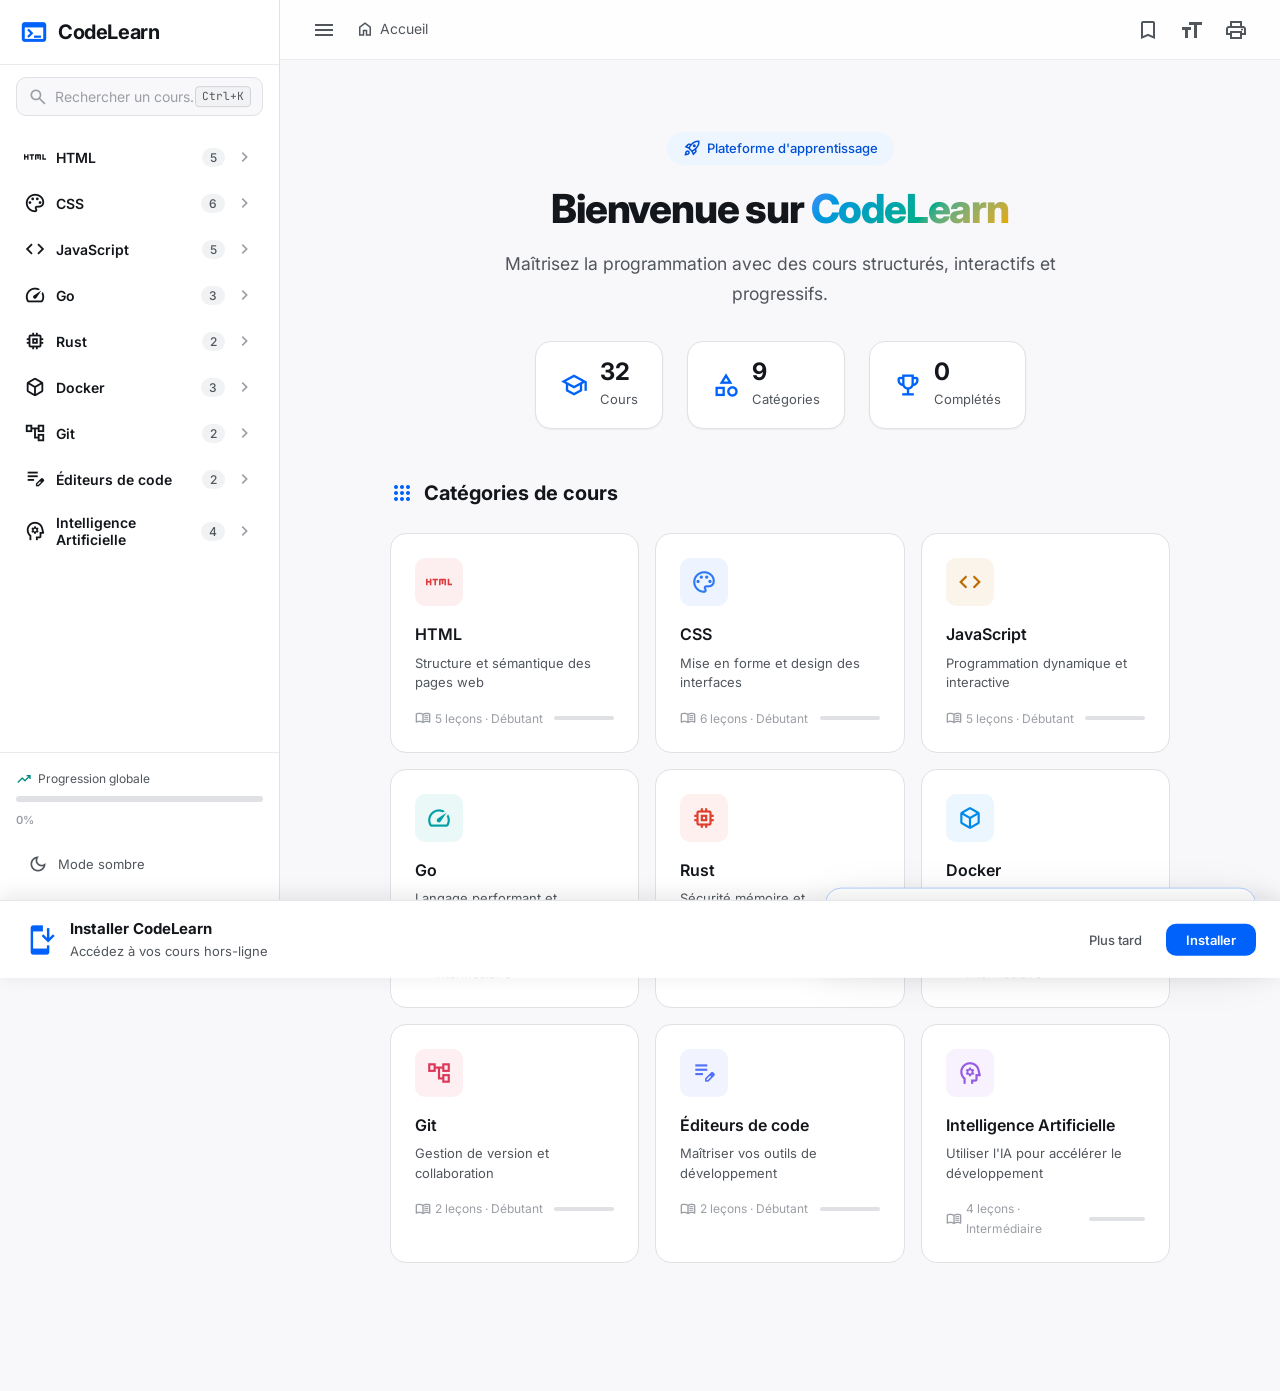
<file: index.html>
<!DOCTYPE html>
<html lang="fr" data-theme="light">
<head>
    <meta charset="UTF-8">
    <meta name="viewport" content="width=device-width, initial-scale=1.0">
    <title>CodeLearn — Apprendre à Coder</title>
    <!-- PWA -->
       <link rel="manifest" href="manifest.json">
       <meta name="theme-color" content="#4a5ced">
       <meta name="apple-mobile-web-app-capable" content="yes">
       <meta name="apple-mobile-web-app-status-bar-style" content="black-translucent">
       <meta name="apple-mobile-web-app-title" content="CodeLearn">
       <link rel="apple-touch-icon" href="assets/icons/icon-192.png">

    <!-- Material Icons -->
    <link rel="stylesheet" href="https://fonts.googleapis.com/css2?family=Material+Symbols+Outlined:opsz,wght,FILL,GRAD@20..48,100..700,0..1,-50..200">
    <!-- Google Fonts -->
    <link rel="stylesheet" href="https://fonts.googleapis.com/css2?family=Inter:wght@300;400;500;600;700&family=JetBrains+Mono:wght@400;500;600&display=swap">

    <!-- CSS -->
    <link rel="stylesheet" href="css/style.css">
    <link rel="stylesheet" href="css/ajout.css">
    <link rel="stylesheet" href="css/sidebar.css">
    <link rel="stylesheet" href="css/content.css">
    <link rel="stylesheet" href="css/code-blocks.css">
    <link rel="stylesheet" href="css/dark-mode.css">
</head>
<body>

    <!-- OVERLAY MOBILE -->
    <div class="sidebar-overlay" id="sidebarOverlay"></div>

    <!-- SIDEBAR -->
    <aside class="sidebar" id="sidebar">
        <div class="sidebar-header">
            <div class="logo">
                <span class="material-symbols-outlined logo-icon">terminal</span>
                <span class="logo-text">CodeLearn</span>
            </div>
            <button class="sidebar-close" id="sidebarClose" aria-label="Fermer le menu">
                <span class="material-symbols-outlined">close</span>
            </button>
        </div>

        <!-- Search -->
        <div class="sidebar-search">
            <span class="material-symbols-outlined search-icon">search</span>
            <input type="text" id="searchInput" placeholder="Rechercher un cours..." autocomplete="off">
            <kbd class="search-shortcut">Ctrl+K</kbd>
        </div>

        <!-- Navigation -->
        <nav class="sidebar-nav" id="sidebarNav">
            <!-- Généré dynamiquement -->
        </nav>

        <!-- Footer Sidebar -->
        <div class="sidebar-footer">
            <div class="progress-global">
                <div class="progress-label">
                    <span class="material-symbols-outlined">trending_up</span>
                    <span>Progression globale</span>
                </div>
                <div class="progress-bar">
                    <div class="progress-fill" id="globalProgress"></div>
                </div>
                <span class="progress-text" id="globalProgressText">0%</span>
            </div>
            <button class="theme-toggle" id="themeToggle" aria-label="Changer le thème">
                <span class="material-symbols-outlined" id="themeIcon">dark_mode</span>
                <span class="theme-label" id="themeLabel">Mode sombre</span>
            </button>
        </div>
    </aside>

    <!-- MAIN CONTENT -->
    <main class="main" id="main">

        <!-- Top Bar -->
        <header class="topbar">
            <div class="topbar-left">
                <button class="hamburger" id="hamburger" aria-label="Ouvrir le menu">
                    <span class="material-symbols-outlined">menu</span>
                </button>
                <nav class="breadcrumb" id="breadcrumb">
                    <span class="material-symbols-outlined">home</span>
                    <span>Accueil</span>
                </nav>
            </div>
            <div class="topbar-right">
                <button class="topbar-btn" id="bookmarkBtn" aria-label="Favoris">
                    <span class="material-symbols-outlined">bookmark</span>
                </button>
                <button class="topbar-btn" id="fontSizeBtn" aria-label="Taille police">
                    <span class="material-symbols-outlined">format_size</span>
                </button>
                <button class="topbar-btn" id="printBtn" aria-label="Imprimer">
                    <span class="material-symbols-outlined">print</span>
                </button>
            </div>
        </header>

        <!-- Content Area -->
        <div class="content-wrapper">
            <article class="content" id="content">
                <!-- HOME PAGE -->
                <div class="home-page" id="homePage">
                    <div class="hero">
                        <div class="hero-badge">
                            <span class="material-symbols-outlined">rocket_launch</span>
                            Plateforme d'apprentissage
                        </div>
                        <h1>Bienvenue sur <span class="gradient-text">CodeLearn</span></h1>
                        <p class="hero-subtitle">
                            Maîtrisez la programmation avec des cours structurés, interactifs et progressifs.
                        </p>
                        <div class="hero-stats">
                            <div class="stat-card">
                                <span class="material-symbols-outlined">school</span>
                                <div>
                                    <strong id="totalCourses">0</strong>
                                    <span>Cours</span>
                                </div>
                            </div>
                            <div class="stat-card">
                                <span class="material-symbols-outlined">category</span>
                                <div>
                                    <strong id="totalCategories">0</strong>
                                    <span>Catégories</span>
                                </div>
                            </div>
                            <div class="stat-card">
                                <span class="material-symbols-outlined">emoji_events</span>
                                <div>
                                    <strong id="completedLessons">0</strong>
                                    <span>Complétés</span>
                                </div>
                            </div>
                        </div>
                    </div>

                    <section class="categories-section">
                        <h2 class="section-title">
                            <span class="material-symbols-outlined">apps</span>
                            Catégories de cours
                        </h2>
                        <div class="categories-grid" id="categoriesGrid"></div>
                    </section>

                    <section class="recent-section" id="recentSection" style="display:none;">
                        <h2 class="section-title">
                            <span class="material-symbols-outlined">history</span>
                            Reprendre où vous étiez
                        </h2>
                        <div class="recent-list" id="recentList"></div>
                    </section>
                </div>

                <!-- Course Content -->
                <div class="course-page" id="coursePage" style="display:none;">
                    <div class="course-header" id="courseHeader"></div>
                    <div class="course-body" id="courseBody"></div>
                    <div class="course-footer" id="courseFooter"></div>
                </div>
            </article>

            <!-- Table of Contents -->
            <aside class="toc" id="toc" style="display:none;">
                <div class="toc-header">
                    <span class="material-symbols-outlined">toc</span>
                    <span>Sur cette page</span>
                </div>
                <nav class="toc-nav" id="tocNav"></nav>
            </aside>
        </div>
    </main>

    <!-- SCROLL TO TOP -->
    <button class="scroll-top" id="scrollTop" aria-label="Retour en haut">
        <span class="material-symbols-outlined">keyboard_arrow_up</span>
    </button>
    
    <!-- READING PROGRESS BAR -->
    <div class="reading-progress-bar" id="readingProgressBar" style="display:none;">
        <div class="reading-progress-fill" id="readingProgressFill"></div>
    </div>

    <!-- SEARCH MODAL -->
    <div class="search-modal" id="searchModal">
        <div class="search-modal-content">
            <div class="search-modal-header">
                <span class="material-symbols-outlined">search</span>
                <input type="text" id="searchModalInput" placeholder="Rechercher dans tous les cours...">
                <kbd>Esc</kbd>
            </div>
            <div class="search-modal-results" id="searchModalResults"></div>
        </div>
    </div>

    <!-- FONT SIZE PANEL -->
    <div class="font-panel" id="fontPanel">
        <span class="font-panel-label">Taille du texte</span>
        <div class="font-panel-controls">
            <button id="fontDecrease">A-</button>
            <span id="fontSizeValue">16px</span>
            <button id="fontIncrease">A+</button>
        </div>
    </div>
    
    
    <!-- PWA: Install Banner + SW Registration + Offline indicator -->
    <div class="pwa-install-banner" id="pwaInstallBanner">
        <div class="pwa-install-content">
            <span class="material-symbols-outlined">install_mobile</span>
            <div class="pwa-install-text">
                <strong>Installer CodeLearn</strong>
                <span>Accédez à vos cours hors-ligne</span>
            </div>
        </div>
        <div class="pwa-install-actions">
            <button class="pwa-dismiss-btn" id="pwaDismiss">Plus tard</button>
            <button class="pwa-install-btn" id="pwaInstall">Installer</button>
        </div>
    </div>

    <!-- Offline indicator -->
    <div class="offline-indicator" id="offlineIndicator">
        <span class="material-symbols-outlined">cloud_off</span>
        <span>Mode hors-ligne</span>
    </div>

    <!-- Update notification -->
    <div class="update-banner" id="updateBanner">
        <span class="material-symbols-outlined">system_update</span>
        <span>Une mise à jour est disponible</span>
        <button class="update-btn" id="updateBtn">Mettre à jour</button>
        <button class="update-dismiss" id="updateDismiss">
            <span class="material-symbols-outlined">close</span>
        </button>
    </div>

    <!-- SINGLE JS FILE — NO MODULES -->
    <script src="js/app.js"></script>
</body>
</html>
</file>
<file: css/style.css>
/* ══════════════════════════════════════
   STYLE.CSS — Variables & Reset & Base
   ══════════════════════════════════════ */

/* ── OKLCH Color System ── */
:root {
    /* Primary: Blue-Indigo */
    --primary-50:  oklch(0.97 0.02 260);
    --primary-100: oklch(0.93 0.04 260);
    --primary-200: oklch(0.85 0.08 260);
    --primary-300: oklch(0.75 0.14 260);
    --primary-400: oklch(0.65 0.19 260);
    --primary-500: oklch(0.55 0.24 260);
    --primary-600: oklch(0.48 0.22 260);
    --primary-700: oklch(0.40 0.19 260);
    --primary-800: oklch(0.33 0.15 260);
    --primary-900: oklch(0.27 0.12 260);

    /* Secondary: Teal-Cyan */
    --secondary-50:  oklch(0.97 0.02 185);
    --secondary-100: oklch(0.92 0.04 185);
    --secondary-200: oklch(0.84 0.09 185);
    --secondary-300: oklch(0.74 0.14 185);
    --secondary-400: oklch(0.64 0.16 185);
    --secondary-500: oklch(0.55 0.15 185);
    --secondary-600: oklch(0.47 0.13 185);
    --secondary-700: oklch(0.40 0.11 185);

    /* Accent: Amber-Orange */
    --accent-50:  oklch(0.97 0.02 85);
    --accent-100: oklch(0.94 0.06 85);
    --accent-200: oklch(0.88 0.12 85);
    --accent-300: oklch(0.82 0.16 85);
    --accent-400: oklch(0.78 0.18 80);
    --accent-500: oklch(0.72 0.18 70);
    --accent-600: oklch(0.63 0.18 55);

    /* Neutrals */
    --neutral-0:   oklch(1.00 0 0);
    --neutral-50:  oklch(0.98 0.002 260);
    --neutral-100: oklch(0.96 0.004 260);
    --neutral-150: oklch(0.94 0.005 260);
    --neutral-200: oklch(0.91 0.006 260);
    --neutral-300: oklch(0.87 0.008 260);
    --neutral-400: oklch(0.70 0.010 260);
    --neutral-500: oklch(0.55 0.012 260);
    --neutral-600: oklch(0.45 0.014 260);
    --neutral-700: oklch(0.37 0.012 260);
    --neutral-800: oklch(0.27 0.010 260);
    --neutral-900: oklch(0.20 0.010 260);
    --neutral-950: oklch(0.14 0.008 260);
    --neutral-1000:oklch(0.08 0.005 260);

    /* Semantic */
    --success: oklch(0.65 0.18 145);
    --warning: oklch(0.78 0.16 80);
    --error:   oklch(0.60 0.22 25);
    --info:    oklch(0.62 0.18 240);

    /* ── Theme Tokens (Light) ── */
    --bg-app:        var(--neutral-50);
    --bg-surface:    var(--neutral-0);
    --bg-sidebar:    var(--neutral-0);
    --bg-hover:      var(--neutral-100);
    --bg-active:     var(--primary-50);
    --bg-code:       var(--neutral-100);
    --bg-code-block: var(--neutral-950);
    --bg-topbar:     oklch(1.00 0 0 / 0.85);

    --text-primary:   var(--neutral-900);
    --text-secondary: var(--neutral-600);
    --text-tertiary:  var(--neutral-400);
    --text-inverse:   var(--neutral-0);
    --text-code:      var(--primary-700);
    --text-code-block: oklch(0.90 0.01 260);

    --border-color:    var(--neutral-200);
    --border-light:    var(--neutral-150);
    --border-focus:    var(--primary-400);

    --shadow-sm:  0 1px 2px oklch(0.20 0.01 260 / 0.05);
    --shadow-md:  0 4px 6px oklch(0.20 0.01 260 / 0.07), 0 2px 4px oklch(0.20 0.01 260 / 0.05);
    --shadow-lg:  0 10px 25px oklch(0.20 0.01 260 / 0.10), 0 4px 10px oklch(0.20 0.01 260 / 0.05);
    --shadow-xl:  0 20px 50px oklch(0.20 0.01 260 / 0.15);

    /* ── Layout ── */
    --sidebar-width:    280px;
    --topbar-height:    60px;
    --toc-width:        220px;
    --content-max:      860px;
    --radius-sm:  6px;
    --radius-md:  10px;
    --radius-lg:  16px;
    --radius-xl:  24px;

    /* ── Typography ── */
    --font-sans:  'Inter', -apple-system, BlinkMacSystemFont, 'Segoe UI', sans-serif;
    --font-mono:  'JetBrains Mono', 'Fira Code', 'Cascadia Code', monospace;
    --font-size-base: 16px;

    /* ── Transitions ── */
    --transition-fast:   150ms cubic-bezier(0.4, 0, 0.2, 1);
    --transition-normal: 250ms cubic-bezier(0.4, 0, 0.2, 1);
    --transition-slow:   350ms cubic-bezier(0.4, 0, 0.2, 1);
}

/* ── RESET ── */
*,
*::before,
*::after {
    margin: 0;
    padding: 0;
    box-sizing: border-box;
}

html {
    font-size: var(--font-size-base);
    scroll-behavior: smooth;
    -webkit-text-size-adjust: 100%;
}

body {
    font-family: var(--font-sans);
    background-color: var(--bg-app);
    color: var(--text-primary);
    line-height: 1.6;
    overflow-x: hidden;
    min-height: 100vh;
    display: flex;
    -webkit-font-smoothing: antialiased;
    -moz-osx-font-smoothing: grayscale;
}

a {
    color: var(--primary-500);
    text-decoration: none;
    transition: color var(--transition-fast);
}

a:hover {
    color: var(--primary-600);
    text-decoration: underline;
}

button {
    border: none;
    background: none;
    cursor: pointer;
    font-family: inherit;
    font-size: inherit;
    color: inherit;
}

img {
    max-width: 100%;
    height: auto;
    display: block;
}

ul, ol {
    list-style: none;
}

/* ── Scrollbar ── */
::-webkit-scrollbar {
    width: 6px;
    height: 6px;
}

::-webkit-scrollbar-track {
    background: transparent;
}

::-webkit-scrollbar-thumb {
    background: var(--neutral-300);
    border-radius: 10px;
}

::-webkit-scrollbar-thumb:hover {
    background: var(--neutral-400);
}

/* ── Focus Visible ── */
:focus-visible {
    outline: 2px solid var(--primary-400);
    outline-offset: 2px;
    border-radius: var(--radius-sm);
}

/* ── Selection ── */
::selection {
    background: var(--primary-200);
    color: var(--primary-900);
}

/* ── Material Icons tuning ── */
.material-symbols-outlined {
    font-variation-settings:
        'FILL' 0,
        'wght' 400,
        'GRAD' 0,
        'opsz' 24;
    vertical-align: middle;
    user-select: none;
}

/* ── Utility ── */
.gradient-text {
    background: linear-gradient(
        135deg,
        var(--primary-400),
        var(--secondary-400),
        var(--accent-400)
    );
    -webkit-background-clip: text;
    -webkit-text-fill-color: transparent;
    background-clip: text;
}

/* ── Kbd ── */
kbd {
    display: inline-flex;
    align-items: center;
    padding: 2px 6px;
    font-family: var(--font-mono);
    font-size: 0.7rem;
    background: var(--neutral-100);
    border: 1px solid var(--neutral-300);
    border-radius: 4px;
    color: var(--text-secondary);
    line-height: 1.4;
}
</file>
<file: css/ajout.css>
/* ══════════════════════════════════════
   EDITOR & NOTES — Ajouts
   ══════════════════════════════════════ */

/* ── Live Editor ── */
.live-editor {
    margin: 32px 0;
    border: 1px solid var(--border-color);
    border-radius: var(--radius-lg);
    overflow: hidden;
    background: var(--bg-surface);
    box-shadow: var(--shadow-md);
}

.editor-toolbar {
    display: flex;
    align-items: center;
    justify-content: space-between;
    padding: 0 4px;
    background: var(--neutral-100);
    border-bottom: 1px solid var(--border-color);
    height: 44px;
    gap: 4px;
}

.editor-tabs {
    display: flex;
    gap: 2px;
    height: 100%;
    align-items: end;
}

.editor-tab {
    display: flex;
    align-items: center;
    gap: 6px;
    padding: 8px 16px;
    font-size: 0.8125rem;
    font-weight: 500;
    color: var(--text-secondary);
    background: transparent;
    border: 1px solid transparent;
    border-bottom: none;
    border-radius: var(--radius-sm) var(--radius-sm) 0 0;
    cursor: pointer;
    transition: all var(--transition-fast);
    height: 36px;
    position: relative;
    top: 1px;
}

.editor-tab:hover {
    color: var(--text-primary);
    background: var(--bg-hover);
}

.editor-tab.active {
    color: var(--text-primary);
    background: var(--bg-surface);
    border-color: var(--border-color);
    font-weight: 600;
}

.editor-tab .tab-dot {
    width: 8px;
    height: 8px;
    border-radius: 50%;
    flex-shrink: 0;
}

.editor-tab[data-tab="html"] .tab-dot { background: oklch(0.65 0.22 25); }
.editor-tab[data-tab="css"] .tab-dot  { background: oklch(0.55 0.24 260); }
.editor-tab[data-tab="js"] .tab-dot   { background: oklch(0.78 0.18 80); }

.editor-actions {
    display: flex;
    gap: 4px;
    align-items: center;
    padding-right: 8px;
}

.editor-action-btn {
    display: inline-flex;
    align-items: center;
    gap: 4px;
    padding: 6px 12px;
    font-size: 0.75rem;
    font-weight: 500;
    border-radius: var(--radius-sm);
    cursor: pointer;
    transition: all var(--transition-fast);
}

.editor-run-btn {
    background: var(--success);
    color: white;
}

.editor-run-btn:hover {
    filter: brightness(1.1);
    box-shadow: var(--shadow-sm);
}

.editor-run-btn .material-symbols-outlined {
    font-size: 16px;
}

.editor-reset-btn {
    background: var(--bg-hover);
    color: var(--text-secondary);
}

.editor-reset-btn:hover {
    background: var(--neutral-200);
    color: var(--text-primary);
}

.editor-reset-btn .material-symbols-outlined {
    font-size: 16px;
}

.editor-body {
    display: flex;
    flex-direction: column;
    min-height: 300px;
}

.editor-pane {
    display: none;
    flex-direction: column;
    flex: 1;
}

.editor-pane.active {
    display: flex;
}

.editor-textarea {
    width: 100%;
    min-height: 200px;
    padding: 16px 20px;
    border: none;
    outline: none;
    resize: vertical;
    font-family: var(--font-mono);
    font-size: 0.875rem;
    line-height: 1.7;
    tab-size: 2;
    -moz-tab-size: 2;
    color: var(--text-code-block);
    background: var(--bg-code-block);
    caret-color: var(--primary-400);
}

.editor-textarea::placeholder {
    color: oklch(0.40 0.01 260);
}

.editor-textarea:focus {
    box-shadow: inset 0 0 0 2px oklch(0.55 0.24 260 / 0.15);
}

/* Preview */
.editor-preview-wrapper {
    border-top: 1px solid var(--border-color);
}

.editor-preview-header {
    display: flex;
    align-items: center;
    gap: 6px;
    padding: 8px 16px;
    font-size: 0.75rem;
    font-weight: 600;
    text-transform: uppercase;
    letter-spacing: 0.05em;
    color: var(--text-tertiary);
    background: var(--neutral-800);
    border-bottom: 1px solid var(--border-light);
}

.editor-preview-header .material-symbols-outlined {
    font-size: 16px;
    color: var(--success);
}

.editor-preview {
    width: 100%;
    min-height: 200px;
    border: none;
    background: white;
    display: block;
}

/* ── Responsive editor ── */
@media (max-width: 600px) {
    .editor-tab span:not(.tab-dot) {
        display: none;
    }
    .editor-tab {
        padding: 8px 12px;
    }
    .editor-action-btn span:not(.material-symbols-outlined) {
        display: none;
    }
}

/* ── Notes personnelles ── */
.lesson-notes {
    margin-top: 32px;
    border: 1px solid var(--border-color);
    border-radius: var(--radius-lg);
    overflow: hidden;
    background: var(--bg-surface);
}

.notes-header {
    display: flex;
    align-items: center;
    justify-content: space-between;
    padding: 12px 16px;
    background: var(--neutral-100);
    border-bottom: 1px solid var(--border-light);
    cursor: pointer;
    user-select: none;
    transition: background var(--transition-fast);
}

.notes-header:hover {
    background: var(--neutral-150);
}

.notes-header-left {
    display: flex;
    align-items: center;
    gap: 8px;
    font-size: 0.875rem;
    font-weight: 600;
    color: var(--text-primary);
}

.notes-header-left .material-symbols-outlined {
    font-size: 20px;
    color: var(--accent-500);
}

.notes-badge {
    font-size: 0.7rem;
    padding: 2px 8px;
    background: var(--accent-100);
    color: var(--accent-600);
    border-radius: 50px;
    font-weight: 500;
}

.notes-chevron {
    font-size: 20px;
    color: var(--text-tertiary);
    transition: transform var(--transition-fast);
}

.lesson-notes.open .notes-chevron {
    transform: rotate(180deg);
}

.notes-body {
    max-height: 0;
    overflow: hidden;
    transition: max-height var(--transition-slow);
}

.lesson-notes.open .notes-body {
    max-height: 500px;
}

.notes-textarea {
    width: 100%;
    min-height: 120px;
    padding: 16px;
    border: none;
    outline: none;
    resize: vertical;
    font-family: var(--font-sans);
    font-size: 0.875rem;
    line-height: 1.6;
    color: var(--text-primary);
    background: var(--bg-surface);
}

.notes-textarea::placeholder {
    color: var(--text-tertiary);
}

.notes-footer {
    display: flex;
    align-items: center;
    justify-content: space-between;
    padding: 8px 16px;
    border-top: 1px solid var(--border-light);
    font-size: 0.75rem;
    color: var(--text-tertiary);
}

.notes-saved {
    display: flex;
    align-items: center;
    gap: 4px;
    opacity: 0;
    transition: opacity var(--transition-fast);
}

.notes-saved.visible {
    opacity: 1;
}

.notes-saved .material-symbols-outlined {
    font-size: 14px;
    color: var(--success);
}

/* ── Reading time indicator ── */
.reading-progress-bar {
    position: fixed;
    top: var(--topbar-height);
    left: var(--sidebar-width);
    right: 0;
    height: 3px;
    z-index: 99;
    background: transparent;
}

.reading-progress-fill {
    height: 100%;
    width: 0%;
    background: linear-gradient(90deg, var(--primary-500), var(--secondary-400));
    transition: width 100ms linear;
    border-radius: 0 2px 2px 0;
}

@media (max-width: 1024px) {
    .reading-progress-bar {
        left: 0;
    }
}

/* ── Dark mode additions ── */
[data-theme="dark"] .editor-toolbar {
    background: oklch(0.15 0.008 260);
}

[data-theme="dark"] .editor-tab.active {
    background: oklch(0.17 0.010 260);
    border-color: oklch(0.25 0.010 260);
}

[data-theme="dark"] .editor-preview {
    background: oklch(0.95 0.005 260);
}

[data-theme="dark"] .notes-header {
    background: oklch(0.18 0.008 260);
}

[data-theme="dark"] .notes-header:hover {
    background: oklch(0.20 0.010 260);
}

[data-theme="dark"] .notes-badge {
    background: oklch(0.72 0.18 70 / 0.12);
    color: var(--accent-400);
}




/* ══════════════════════════════════════
   PWA — Install Banner, Offline, Update
   ══════════════════════════════════════ */

/* ── Install Banner ── */
.pwa-install-banner {
    position: fixed;
    bottom: 0;
    left: 0;
    right: 0;
    display: flex;
    align-items: center;
    justify-content: space-between;
    padding: 16px 24px;
    background: var(--bg-surface);
    border-top: 1px solid var(--border-color);
    box-shadow: 0 -4px 20px oklch(0.20 0.01 260 / 0.1);
    z-index: 3000;
    transform: translateY(100%);
    transition: transform var(--transition-slow);
    gap: 16px;
}

.pwa-install-banner.visible {
    transform: translateY(0);
}

.pwa-install-content {
    display: flex;
    align-items: center;
    gap: 14px;
}

.pwa-install-content > .material-symbols-outlined {
    font-size: 32px;
    color: var(--primary-500);
    font-variation-settings: 'FILL' 1;
}

.pwa-install-text {
    display: flex;
    flex-direction: column;
}

.pwa-install-text strong {
    font-size: 0.9375rem;
    color: var(--text-primary);
}

.pwa-install-text span {
    font-size: 0.8125rem;
    color: var(--text-secondary);
}

.pwa-install-actions {
    display: flex;
    gap: 8px;
    flex-shrink: 0;
}

.pwa-dismiss-btn {
    padding: 8px 16px;
    font-size: 0.8125rem;
    font-weight: 500;
    color: var(--text-secondary);
    border-radius: var(--radius-md);
    transition: all var(--transition-fast);
}

.pwa-dismiss-btn:hover {
    background: var(--bg-hover);
    color: var(--text-primary);
}

.pwa-install-btn {
    padding: 8px 20px;
    font-size: 0.8125rem;
    font-weight: 600;
    color: white;
    background: var(--primary-500);
    border-radius: var(--radius-md);
    transition: all var(--transition-fast);
}

.pwa-install-btn:hover {
    background: var(--primary-600);
    box-shadow: var(--shadow-md);
}

/* ── Offline Indicator ── */
.offline-indicator {
    position: fixed;
    top: calc(var(--topbar-height) + 8px);
    left: 50%;
    transform: translateX(-50%) translateY(-80px);
    display: flex;
    align-items: center;
    gap: 8px;
    padding: 10px 20px;
    background: oklch(0.45 0.14 260);
    color: white;
    border-radius: 50px;
    font-size: 0.8125rem;
    font-weight: 500;
    box-shadow: var(--shadow-lg);
    z-index: 2500;
    opacity: 0;
    visibility: hidden;
    transition: transform 400ms cubic-bezier(0.34, 1.56, 0.64, 1),
                opacity 300ms ease,
                visibility 300ms ease;
    pointer-events: none;
}

.offline-indicator .material-symbols-outlined {
    font-size: 18px;
}

.offline-indicator.visible {
    transform: translateX(-50%) translateY(0);
    opacity: 1;
    visibility: visible;
}

/* Animation pulse quand visible */
.offline-indicator.visible .material-symbols-outlined {
    animation: offlinePulse 2s ease-in-out infinite;
}

@keyframes offlinePulse {
    0%, 100% { opacity: 1; }
    50% { opacity: 0.5; }
}
/* ── Update Banner ── */
.update-banner {
    position: fixed;
    bottom: 24px;
    right: 24px;
    display: flex;
    align-items: center;
    gap: 12px;
    padding: 14px 20px;
    background: var(--bg-surface);
    border: 1px solid var(--primary-200);
    border-radius: var(--radius-lg);
    box-shadow: var(--shadow-xl);
    z-index: 2500;
    font-size: 0.875rem;
    color: var(--text-primary);
    transform: translateY(120%);
    transition: transform var(--transition-slow);
}

.update-banner.visible {
    transform: translateY(0);
}

.update-banner > .material-symbols-outlined {
    font-size: 22px;
    color: var(--primary-500);
}

.update-btn {
    padding: 6px 14px;
    font-size: 0.8125rem;
    font-weight: 600;
    color: white;
    background: var(--primary-500);
    border-radius: var(--radius-sm);
    transition: all var(--transition-fast);
    white-space: nowrap;
}

.update-btn:hover {
    background: var(--primary-600);
}

.update-dismiss {
    width: 28px;
    height: 28px;
    display: flex;
    align-items: center;
    justify-content: center;
    border-radius: 50%;
    color: var(--text-tertiary);
    transition: all var(--transition-fast);
}

.update-dismiss:hover {
    background: var(--bg-hover);
    color: var(--text-primary);
}

.update-dismiss .material-symbols-outlined {
    font-size: 18px;
}

/* ── Dark mode PWA ── */
[data-theme="dark"] .pwa-install-banner {
    box-shadow: 0 -4px 20px oklch(0 0 0 / 0.4);
}

[data-theme="dark"] .offline-indicator {
    background: oklch(0.40 0.12 260);
}

[data-theme="dark"] .update-banner {
    border-color: oklch(0.30 0.04 260);
}

/* ── Mobile adjustments ── */
@media (max-width: 600px) {
    .pwa-install-banner {
        flex-direction: column;
        text-align: center;
        padding: 20px;
    }
    .pwa-install-content {
        flex-direction: column;
        gap: 8px;
    }
    .pwa-install-actions {
        width: 100%;
        justify-content: center;
    }
    .update-banner {
        left: 16px;
        right: 16px;
        bottom: 16px;
    }
}

/* ── Print: hide PWA elements ── */
@media print {
    .pwa-install-banner,
    .offline-indicator,
    .update-banner {
        display: none !important;
    }
}
</file>
<file: css/sidebar.css>
/* ══════════════════════════════════════
   SIDEBAR.CSS — Sidebar & Navigation
   ══════════════════════════════════════ */

/* ── Sidebar Container ── */
.sidebar {
    position: fixed;
    top: 0;
    left: 0;
    width: var(--sidebar-width);
    height: 100vh;
    background: var(--bg-sidebar);
    border-right: 1px solid var(--border-color);
    display: flex;
    flex-direction: column;
    z-index: 1000;
    transition: transform var(--transition-slow);
    overflow: hidden;
}

/* ── Sidebar Header ── */
.sidebar-header {
    display: flex;
    align-items: center;
    justify-content: space-between;
    padding: 16px 20px;
    border-bottom: 1px solid var(--border-light);
    flex-shrink: 0;
}

.logo {
    display: flex;
    align-items: center;
    gap: 10px;
}

.logo-icon {
    font-size: 28px;
    color: var(--primary-500);
    font-variation-settings: 'FILL' 1, 'wght' 600;
}

.logo-text {
    font-size: 1.25rem;
    font-weight: 700;
    color: var(--text-primary);
    letter-spacing: -0.02em;
}

.sidebar-close {
    display: none;
    width: 36px;
    height: 36px;
    border-radius: var(--radius-sm);
    align-items: center;
    justify-content: center;
    color: var(--text-secondary);
    transition: all var(--transition-fast);
}

.sidebar-close:hover {
    background: var(--bg-hover);
    color: var(--text-primary);
}

/* ── Search Box ── */
.sidebar-search {
    padding: 12px 16px;
    position: relative;
    flex-shrink: 0;
}

.sidebar-search input {
    width: 100%;
    padding: 10px 12px 10px 38px;
    border: 1px solid var(--border-color);
    border-radius: var(--radius-md);
    background: var(--bg-app);
    color: var(--text-primary);
    font-size: 0.875rem;
    font-family: var(--font-sans);
    transition: all var(--transition-fast);
    outline: none;
}

.sidebar-search input::placeholder {
    color: var(--text-tertiary);
}

.sidebar-search input:focus {
    border-color: var(--primary-400);
    box-shadow: 0 0 0 3px oklch(0.55 0.24 260 / 0.12);
}

.search-icon {
    position: absolute;
    left: 28px;
    top: 50%;
    transform: translateY(-50%);
    font-size: 20px;
    color: var(--text-tertiary);
    pointer-events: none;
}

.search-shortcut {
    position: absolute;
    right: 28px;
    top: 50%;
    transform: translateY(-50%);
}

/* ── Navigation ── */
.sidebar-nav {
    flex: 1;
    overflow-y: auto;
    padding: 8px 12px;
    scrollbar-width: thin;
}

/* Category Group */
.nav-category {
    margin-bottom: 4px;
}

.nav-category-btn {
    display: flex;
    align-items: center;
    gap: 10px;
    width: 100%;
    padding: 10px 12px;
    border-radius: var(--radius-md);
    font-size: 0.875rem;
    font-weight: 600;
    color: var(--text-primary);
    transition: all var(--transition-fast);
    cursor: pointer;
    user-select: none;
}

.nav-category-btn:hover {
    background: var(--bg-hover);
}

.nav-category-btn .cat-icon {
    font-size: 22px;
    flex-shrink: 0;
}

.nav-category-btn .cat-name {
    flex: 1;
    text-align: left;
}

.nav-category-btn .cat-count {
    font-size: 0.75rem;
    font-weight: 500;
    padding: 2px 8px;
    background: var(--neutral-100);
    border-radius: 50px;
    color: var(--text-secondary);
}

.nav-category-btn .cat-chevron {
    font-size: 20px;
    color: var(--text-tertiary);
    transition: transform var(--transition-fast);
}

.nav-category.open .cat-chevron {
    transform: rotate(90deg);
}

/* Lesson list */
.nav-lessons {
    max-height: 0;
    overflow: hidden;
    transition: max-height var(--transition-slow);
}

.nav-category.open .nav-lessons {
    max-height: 600px;
}

.nav-lesson {
    display: flex;
    align-items: center;
    gap: 8px;
    padding: 8px 12px 8px 44px;
    border-radius: var(--radius-sm);
    font-size: 0.8125rem;
    color: var(--text-secondary);
    cursor: pointer;
    transition: all var(--transition-fast);
    user-select: none;
    position: relative;
}

.nav-lesson::before {
    content: '';
    position: absolute;
    left: 28px;
    width: 6px;
    height: 6px;
    border-radius: 50%;
    border: 1.5px solid var(--neutral-300);
    background: transparent;
    transition: all var(--transition-fast);
}

.nav-lesson:hover {
    background: var(--bg-hover);
    color: var(--text-primary);
}

.nav-lesson.active {
    background: var(--bg-active);
    color: var(--primary-600);
    font-weight: 500;
}

.nav-lesson.active::before {
    border-color: var(--primary-500);
    background: var(--primary-500);
}

.nav-lesson.completed::before {
    border-color: var(--success);
    background: var(--success);
}

.nav-lesson .lesson-check {
    margin-left: auto;
    font-size: 16px;
    color: var(--success);
    opacity: 0;
    transition: opacity var(--transition-fast);
}

.nav-lesson.completed .lesson-check {
    opacity: 1;
}

/* ── Sidebar Footer ── */
.sidebar-footer {
    padding: 16px;
    border-top: 1px solid var(--border-light);
    flex-shrink: 0;
}

.progress-global {
    margin-bottom: 12px;
}

.progress-label {
    display: flex;
    align-items: center;
    gap: 6px;
    font-size: 0.75rem;
    color: var(--text-secondary);
    margin-bottom: 8px;
}

.progress-label .material-symbols-outlined {
    font-size: 16px;
    color: var(--secondary-500);
}

.progress-bar {
    height: 6px;
    background: var(--neutral-200);
    border-radius: 10px;
    overflow: hidden;
    margin-bottom: 4px;
}

.progress-fill {
    height: 100%;
    width: 0%;
    background: linear-gradient(90deg, var(--primary-500), var(--secondary-400));
    border-radius: 10px;
    transition: width var(--transition-slow);
}

.progress-text {
    font-size: 0.7rem;
    color: var(--text-tertiary);
    font-weight: 600;
}

/* Theme Toggle */
.theme-toggle {
    display: flex;
    align-items: center;
    gap: 10px;
    width: 100%;
    padding: 10px 12px;
    border-radius: var(--radius-md);
    font-size: 0.8125rem;
    color: var(--text-secondary);
    transition: all var(--transition-fast);
}

.theme-toggle:hover {
    background: var(--bg-hover);
    color: var(--text-primary);
}

.theme-toggle .material-symbols-outlined {
    font-size: 20px;
}

/* ── Overlay ── */
.sidebar-overlay {
    position: fixed;
    inset: 0;
    background: oklch(0.10 0.01 260 / 0.5);
    z-index: 999;
    opacity: 0;
    visibility: hidden;
    transition: all var(--transition-normal);
    backdrop-filter: blur(4px);
    -webkit-backdrop-filter: blur(4px);
}

.sidebar-overlay.active {
    opacity: 1;
    visibility: visible;
}

/* ══════════ RESPONSIVE ══════════ */

/* Desktop: sidebar always visible */
@media (min-width: 1025px) {
    .sidebar {
        transform: translateX(0);
    }
    .sidebar-close {
        display: none !important;
    }
    .hamburger {
        display: none;
    }
}

/* Tablet & Mobile: sidebar off-canvas */
@media (max-width: 1024px) {
    .sidebar {
        transform: translateX(-100%);
        box-shadow: var(--shadow-xl);
    }
    .sidebar.open {
        transform: translateX(0);
    }
    .sidebar-close {
        display: flex;
    }
    .search-shortcut {
        display: none;
    }
}
</file>
<file: css/content.css>
/* ══════════════════════════════════════
   CONTENT.CSS — Main, Topbar, Content
   ══════════════════════════════════════ */

/* ── Main Area ── */
.main {
    flex: 1;
    margin-left: var(--sidebar-width);
    min-height: 100vh;
    display: flex;
    flex-direction: column;
    transition: margin-left var(--transition-slow);
}

/* ── Top Bar ── */
.topbar {
    position: sticky;
    top: 0;
    height: var(--topbar-height);
    display: flex;
    align-items: center;
    justify-content: space-between;
    padding: 0 24px;
    background: var(--bg-topbar);
    backdrop-filter: blur(12px);
    -webkit-backdrop-filter: blur(12px);
    border-bottom: 1px solid var(--border-light);
    z-index: 100;
    flex-shrink: 0;
}

.topbar-left {
    display: flex;
    align-items: center;
    gap: 12px;
}

.hamburger {
    width: 40px;
    height: 40px;
    display: flex;
    align-items: center;
    justify-content: center;
    border-radius: var(--radius-sm);
    color: var(--text-secondary);
    transition: all var(--transition-fast);
}

.hamburger:hover {
    background: var(--bg-hover);
    color: var(--text-primary);
}

.breadcrumb {
    display: flex;
    align-items: center;
    gap: 6px;
    font-size: 0.875rem;
    color: var(--text-secondary);
}

.breadcrumb .material-symbols-outlined {
    font-size: 18px;
}

.breadcrumb .separator {
    color: var(--text-tertiary);
    font-size: 0.75rem;
}

.breadcrumb .current {
    color: var(--text-primary);
    font-weight: 500;
}

.topbar-right {
    display: flex;
    align-items: center;
    gap: 4px;
}

.topbar-btn {
    width: 40px;
    height: 40px;
    display: flex;
    align-items: center;
    justify-content: center;
    border-radius: var(--radius-sm);
    color: var(--text-secondary);
    transition: all var(--transition-fast);
    position: relative;
}

.topbar-btn:hover {
    background: var(--bg-hover);
    color: var(--text-primary);
}

.topbar-btn.bookmarked .material-symbols-outlined {
    font-variation-settings: 'FILL' 1;
    color: var(--accent-500);
}

/* ── Content Wrapper ── */
.content-wrapper {
    display: flex;
    flex: 1;
    padding: 0;
}

.content {
    flex: 1;
    max-width: var(--content-max);
    margin: 0 auto;
    padding: 32px 40px 80px;
    width: 100%;
}

/* ── Table of Contents (Right sidebar) ── */
.toc {
    width: var(--toc-width);
    flex-shrink: 0;
    padding: 32px 16px 32px 0;
    position: sticky;
    top: var(--topbar-height);
    height: calc(100vh - var(--topbar-height));
    overflow-y: auto;
}

.toc-header {
    display: flex;
    align-items: center;
    gap: 6px;
    font-size: 0.75rem;
    font-weight: 600;
    text-transform: uppercase;
    letter-spacing: 0.05em;
    color: var(--text-tertiary);
    margin-bottom: 12px;
}

.toc-header .material-symbols-outlined {
    font-size: 18px;
}

.toc-nav a {
    display: block;
    padding: 6px 12px;
    font-size: 0.8125rem;
    color: var(--text-secondary);
    border-left: 2px solid var(--border-color);
    transition: all var(--transition-fast);
    text-decoration: none;
}

.toc-nav a:hover {
    color: var(--text-primary);
    border-left-color: var(--neutral-400);
    text-decoration: none;
}

.toc-nav a.active {
    color: var(--primary-500);
    border-left-color: var(--primary-500);
    font-weight: 500;
}

.toc-nav a.depth-3 {
    padding-left: 24px;
    font-size: 0.75rem;
}

/* ══════════ HOME PAGE ══════════ */

.hero {
    text-align: center;
    padding: 40px 0 48px;
}

.hero-badge {
    display: inline-flex;
    align-items: center;
    gap: 6px;
    padding: 6px 16px;
    background: var(--primary-50);
    color: var(--primary-600);
    border-radius: 50px;
    font-size: 0.8125rem;
    font-weight: 500;
    margin-bottom: 20px;
}

.hero-badge .material-symbols-outlined {
    font-size: 18px;
}

.hero h1 {
    font-size: 2.5rem;
    font-weight: 800;
    line-height: 1.2;
    letter-spacing: -0.03em;
    margin-bottom: 16px;
    color: var(--text-primary);
}

.hero-subtitle {
    font-size: 1.1rem;
    color: var(--text-secondary);
    max-width: 560px;
    margin: 0 auto 32px;
    line-height: 1.7;
}

.hero-stats {
    display: flex;
    justify-content: center;
    gap: 24px;
    flex-wrap: wrap;
}

.stat-card {
    display: flex;
    align-items: center;
    gap: 12px;
    padding: 16px 24px;
    background: var(--bg-surface);
    border: 1px solid var(--border-color);
    border-radius: var(--radius-lg);
    box-shadow: var(--shadow-sm);
    transition: all var(--transition-fast);
}

.stat-card:hover {
    box-shadow: var(--shadow-md);
    transform: translateY(-2px);
}

.stat-card .material-symbols-outlined {
    font-size: 28px;
    color: var(--primary-500);
}

.stat-card div {
    text-align: left;
}

.stat-card strong {
    display: block;
    font-size: 1.5rem;
    font-weight: 700;
    color: var(--text-primary);
    line-height: 1.2;
}

.stat-card span {
    font-size: 0.8125rem;
    color: var(--text-secondary);
}

/* ── Categories Grid ── */
.section-title {
    display: flex;
    align-items: center;
    gap: 10px;
    font-size: 1.25rem;
    font-weight: 700;
    color: var(--text-primary);
    margin-bottom: 24px;
}

.section-title .material-symbols-outlined {
    font-size: 24px;
    color: var(--primary-500);
}

.categories-grid {
    display: grid;
    grid-template-columns: repeat(auto-fill, minmax(240px, 1fr));
    gap: 16px;
    margin-bottom: 48px;
}

.category-card {
    padding: 24px;
    background: var(--bg-surface);
    border: 1px solid var(--border-color);
    border-radius: var(--radius-lg);
    cursor: pointer;
    transition: all var(--transition-normal);
    position: relative;
    overflow: hidden;
}

.category-card::before {
    content: '';
    position: absolute;
    top: 0;
    left: 0;
    right: 0;
    height: 3px;
    background: var(--card-accent, var(--primary-500));
    transform: scaleX(0);
    transform-origin: left;
    transition: transform var(--transition-normal);
}

.category-card:hover {
    box-shadow: var(--shadow-lg);
    transform: translateY(-4px);
    border-color: var(--card-accent, var(--primary-300));
}

.category-card:hover::before {
    transform: scaleX(1);
}

.category-card-icon {
    width: 48px;
    height: 48px;
    display: flex;
    align-items: center;
    justify-content: center;
    border-radius: var(--radius-md);
    background: var(--card-bg, var(--primary-50));
    margin-bottom: 16px;
}

.category-card-icon .material-symbols-outlined {
    font-size: 26px;
    color: var(--card-accent, var(--primary-500));
}

.category-card h3 {
    font-size: 1rem;
    font-weight: 600;
    margin-bottom: 6px;
    color: var(--text-primary);
}

.category-card p {
    font-size: 0.8125rem;
    color: var(--text-secondary);
    margin-bottom: 16px;
    line-height: 1.5;
}

.category-card-meta {
    display: flex;
    align-items: center;
    justify-content: space-between;
}

.category-card-lessons {
    font-size: 0.75rem;
    color: var(--text-tertiary);
    display: flex;
    align-items: center;
    gap: 4px;
}

.category-card-lessons .material-symbols-outlined {
    font-size: 16px;
}

.category-card-progress {
    width: 60px;
    height: 4px;
    background: var(--neutral-200);
    border-radius: 10px;
    overflow: hidden;
}

.category-card-progress-fill {
    height: 100%;
    background: var(--card-accent, var(--primary-500));
    border-radius: 10px;
    transition: width var(--transition-slow);
}

/* ── Recent Section ── */
.recent-list {
    display: flex;
    flex-direction: column;
    gap: 8px;
}

.recent-item {
    display: flex;
    align-items: center;
    gap: 14px;
    padding: 14px 18px;
    background: var(--bg-surface);
    border: 1px solid var(--border-color);
    border-radius: var(--radius-md);
    cursor: pointer;
    transition: all var(--transition-fast);
}

.recent-item:hover {
    box-shadow: var(--shadow-md);
    border-color: var(--primary-200);
}

.recent-item .material-symbols-outlined {
    font-size: 22px;
    color: var(--primary-400);
}

.recent-item-info {
    flex: 1;
}

.recent-item-title {
    font-size: 0.875rem;
    font-weight: 500;
    color: var(--text-primary);
}

.recent-item-cat {
    font-size: 0.75rem;
    color: var(--text-tertiary);
}

.recent-item-arrow {
    font-size: 20px;
    color: var(--text-tertiary);
}

/* ══════════ COURSE PAGE ══════════ */

.course-header {
    margin-bottom: 32px;
    padding-bottom: 24px;
    border-bottom: 1px solid var(--border-light);
}

.course-header .course-badge {
    display: inline-flex;
    align-items: center;
    gap: 6px;
    padding: 4px 12px;
    border-radius: 50px;
    font-size: 0.75rem;
    font-weight: 500;
    margin-bottom: 12px;
}

.course-header h1 {
    font-size: 2rem;
    font-weight: 800;
    letter-spacing: -0.02em;
    line-height: 1.3;
    margin-bottom: 8px;
}

.course-header .course-meta {
    display: flex;
    align-items: center;
    gap: 16px;
    font-size: 0.8125rem;
    color: var(--text-secondary);
}

.course-meta span {
    display: flex;
    align-items: center;
    gap: 4px;
}

.course-meta .material-symbols-outlined {
    font-size: 16px;
}

/* Course Body — typography for loaded content */
.course-body h2 {
    font-size: 1.5rem;
    font-weight: 700;
    margin-top: 40px;
    margin-bottom: 16px;
    padding-bottom: 8px;
    border-bottom: 2px solid var(--border-light);
    color: var(--text-primary);
    letter-spacing: -0.01em;
}

.course-body h3 {
    font-size: 1.2rem;
    font-weight: 600;
    margin-top: 32px;
    margin-bottom: 12px;
    color: var(--text-primary);
}

.course-body h4 {
    font-size: 1.05rem;
    font-weight: 600;
    margin-top: 24px;
    margin-bottom: 8px;
    color: var(--text-primary);
}

.course-body p {
    margin-bottom: 16px;
    line-height: 1.8;
    color: var(--text-primary);
}

.course-body ul,
.course-body ol {
    margin-bottom: 16px;
    padding-left: 24px;
}

.course-body ul {
    list-style: disc;
}

.course-body ol {
    list-style: decimal;
}

.course-body li {
    margin-bottom: 8px;
    line-height: 1.7;
    color: var(--text-primary);
}

.course-body li::marker {
    color: var(--primary-400);
}

.course-body blockquote {
    margin: 24px 0;
    padding: 16px 20px;
    border-left: 4px solid var(--primary-400);
    background: var(--primary-50);
    border-radius: 0 var(--radius-md) var(--radius-md) 0;
    font-style: italic;
    color: var(--text-secondary);
}

.course-body strong {
    font-weight: 600;
    color: var(--text-primary);
}

.course-body em {
    font-style: italic;
}

.course-body hr {
    border: none;
    height: 1px;
    background: var(--border-color);
    margin: 32px 0;
}

.course-body table {
    width: 100%;
    border-collapse: collapse;
    margin: 24px 0;
    font-size: 0.875rem;
    overflow-x: auto;
    display: block;
}

.course-body thead {
    background: var(--neutral-100);
}

.course-body th,
.course-body td {
    padding: 12px 16px;
    text-align: left;
    border: 1px solid var(--border-color);
}

.course-body th {
    font-weight: 600;
    color: var(--text-primary);
}

.course-body td {
    color: var(--text-secondary);
}

.course-body tbody tr:hover {
    background: var(--bg-hover);
}

/* ── Info Boxes (Callouts) ── */
.info-box {
    margin: 24px 0;
    padding: 16px 20px;
    border-radius: var(--radius-md);
    display: flex;
    gap: 12px;
    align-items: flex-start;
    font-size: 0.9rem;
    line-height: 1.6;
}

.info-box .material-symbols-outlined {
    font-size: 22px;
    flex-shrink: 0;
    margin-top: 1px;
}

.info-box.tip {
    background: oklch(0.65 0.18 145 / 0.08);
    border: 1px solid oklch(0.65 0.18 145 / 0.2);
    color: oklch(0.35 0.12 145);
}

.info-box.tip .material-symbols-outlined {
    color: var(--success);
}

.info-box.warning {
    background: oklch(0.78 0.16 80 / 0.08);
    border: 1px solid oklch(0.78 0.16 80 / 0.2);
    color: oklch(0.40 0.10 80);
}

.info-box.warning .material-symbols-outlined {
    color: var(--warning);
}

.info-box.danger {
    background: oklch(0.60 0.22 25 / 0.08);
    border: 1px solid oklch(0.60 0.22 25 / 0.2);
    color: oklch(0.35 0.12 25);
}

.info-box.danger .material-symbols-outlined {
    color: var(--error);
}

.info-box.note {
    background: oklch(0.62 0.18 240 / 0.08);
    border: 1px solid oklch(0.62 0.18 240 / 0.2);
    color: oklch(0.35 0.12 240);
}

.info-box.note .material-symbols-outlined {
    color: var(--info);
}

/* ── Course Footer Navigation ── */
.course-footer {
    display: flex;
    justify-content: space-between;
    align-items: center;
    gap: 16px;
    margin-top: 48px;
    padding-top: 24px;
    border-top: 1px solid var(--border-light);
}

.course-nav-btn {
    display: flex;
    align-items: center;
    gap: 8px;
    padding: 12px 20px;
    background: var(--bg-surface);
    border: 1px solid var(--border-color);
    border-radius: var(--radius-md);
    font-size: 0.875rem;
    font-weight: 500;
    color: var(--text-primary);
    cursor: pointer;
    transition: all var(--transition-fast);
    max-width: 48%;
}

.course-nav-btn:hover {
    border-color: var(--primary-300);
    box-shadow: var(--shadow-md);
}

.course-nav-btn .nav-direction {
    font-size: 0.7rem;
    color: var(--text-tertiary);
    text-transform: uppercase;
    letter-spacing: 0.05em;
}

.course-nav-btn .nav-title {
    font-size: 0.875rem;
    color: var(--text-primary);
}

.course-nav-btn.prev {
    text-align: left;
}

.course-nav-btn.next {
    text-align: right;
    margin-left: auto;
}

/* Mark Complete Button */
.mark-complete-btn {
    display: inline-flex;
    align-items: center;
    gap: 8px;
    padding: 10px 20px;
    background: var(--primary-500);
    color: var(--text-inverse);
    border-radius: var(--radius-md);
    font-size: 0.875rem;
    font-weight: 500;
    cursor: pointer;
    transition: all var(--transition-fast);
    margin-top: 24px;
}

.mark-complete-btn:hover {
    background: var(--primary-600);
    box-shadow: var(--shadow-md);
}

.mark-complete-btn.completed {
    background: var(--success);
}

.mark-complete-btn .material-symbols-outlined {
    font-size: 20px;
}

/* ── Scroll To Top ── */
.scroll-top {
    position: fixed;
    bottom: 24px;
    right: 24px;
    width: 44px;
    height: 44px;
    display: flex;
    align-items: center;
    justify-content: center;
    background: var(--primary-500);
    color: var(--text-inverse);
    border-radius: 50%;
    box-shadow: var(--shadow-lg);
    z-index: 500;
    opacity: 0;
    transform: translateY(20px);
    transition: all var(--transition-normal);
    pointer-events: none;
}

.scroll-top.visible {
    opacity: 1;
    transform: translateY(0);
    pointer-events: auto;
}

.scroll-top:hover {
    background: var(--primary-600);
    transform: translateY(-2px);
}

/* ── Search Modal ── */
.search-modal {
    position: fixed;
    inset: 0;
    z-index: 2000;
    display: flex;
    align-items: flex-start;
    justify-content: center;
    padding-top: 20vh;
    background: oklch(0.10 0.01 260 / 0.6);
    backdrop-filter: blur(8px);
    -webkit-backdrop-filter: blur(8px);
    opacity: 0;
    visibility: hidden;
    transition: all var(--transition-normal);
}

.search-modal.active {
    opacity: 1;
    visibility: visible;
}

.search-modal-content {
    width: 90%;
    max-width: 580px;
    background: var(--bg-surface);
    border: 1px solid var(--border-color);
    border-radius: var(--radius-lg);
    box-shadow: var(--shadow-xl);
    overflow: hidden;
    transform: translateY(-20px) scale(0.95);
    transition: transform var(--transition-normal);
}

.search-modal.active .search-modal-content {
    transform: translateY(0) scale(1);
}

.search-modal-header {
    display: flex;
    align-items: center;
    gap: 12px;
    padding: 16px 20px;
    border-bottom: 1px solid var(--border-light);
}

.search-modal-header .material-symbols-outlined {
    font-size: 22px;
    color: var(--text-tertiary);
}

.search-modal-header input {
    flex: 1;
    border: none;
    background: none;
    font-size: 1rem;
    color: var(--text-primary);
    outline: none;
    font-family: var(--font-sans);
}

.search-modal-header input::placeholder {
    color: var(--text-tertiary);
}

.search-modal-results {
    max-height: 400px;
    overflow-y: auto;
    padding: 8px;
}

.search-result-item {
    display: flex;
    align-items: center;
    gap: 12px;
    padding: 12px 16px;
    border-radius: var(--radius-sm);
    cursor: pointer;
    transition: background var(--transition-fast);
}

.search-result-item:hover,
.search-result-item.focused {
    background: var(--bg-hover);
}

.search-result-item .material-symbols-outlined {
    font-size: 20px;
    color: var(--primary-400);
}

.search-result-cat {
    font-size: 0.7rem;
    color: var(--text-tertiary);
}

.search-result-title {
    font-size: 0.875rem;
    color: var(--text-primary);
}

.search-no-results {
    padding: 32px;
    text-align: center;
    color: var(--text-tertiary);
    font-size: 0.875rem;
}

/* ── Font Panel ── */
.font-panel {
    position: fixed;
    top: calc(var(--topbar-height) + 8px);
    right: 24px;
    padding: 12px 16px;
    background: var(--bg-surface);
    border: 1px solid var(--border-color);
    border-radius: var(--radius-md);
    box-shadow: var(--shadow-lg);
    z-index: 500;
    display: flex;
    align-items: center;
    gap: 12px;
    opacity: 0;
    visibility: hidden;
    transform: translateY(-8px);
    transition: all var(--transition-fast);
}

.font-panel.active {
    opacity: 1;
    visibility: visible;
    transform: translateY(0);
}

.font-panel-label {
    font-size: 0.8125rem;
    color: var(--text-secondary);
    white-space: nowrap;
}

.font-panel-controls {
    display: flex;
    align-items: center;
    gap: 8px;
}

.font-panel-controls button {
    width: 32px;
    height: 32px;
    display: flex;
    align-items: center;
    justify-content: center;
    border-radius: var(--radius-sm);
    background: var(--neutral-100);
    font-size: 0.8125rem;
    font-weight: 600;
    transition: all var(--transition-fast);
}

.font-panel-controls button:hover {
    background: var(--primary-100);
    color: var(--primary-600);
}

#fontSizeValue {
    font-size: 0.8125rem;
    font-weight: 500;
    color: var(--text-primary);
    min-width: 36px;
    text-align: center;
}

/* ══════════ RESPONSIVE ══════════ */

@media (max-width: 1024px) {
    .main {
        margin-left: 0;
    }
    .toc {
        display: none;
    }
}

@media (max-width: 768px) {
    .content {
        padding: 20px 16px 60px;
    }
    .hero h1 {
        font-size: 1.75rem;
    }
    .hero-subtitle {
        font-size: 1rem;
    }
    .hero-stats {
        gap: 12px;
    }
    .stat-card {
        padding: 12px 16px;
    }
    .categories-grid {
        grid-template-columns: 1fr;
    }
    .course-footer {
        flex-direction: column;
    }
    .course-nav-btn {
        max-width: 100%;
        width: 100%;
    }
    .topbar-right .topbar-btn:not(#bookmarkBtn) {
        display: none;
    }
}

@media (max-width: 480px) {
    .hero h1 {
        font-size: 1.5rem;
    }
    .breadcrumb span:not(.material-symbols-outlined) {
        display: none;
    }
}

/* Print */
@media print {
    .sidebar, .topbar, .toc, .scroll-top, .course-footer,
    .search-modal, .font-panel, .sidebar-overlay {
        display: none !important;
    }
    .main {
        margin-left: 0;
    }
    .content {
        max-width: 100%;
        padding: 0;
    }
}
</file>
<file: css/code-blocks.css>
/* ══════════════════════════════════════
   CODE-BLOCKS.CSS — pre, code styling
   ══════════════════════════════════════ */

/* ── Inline Code ── */
code:not(pre code) {
    padding: 2px 8px;
    background: var(--bg-code);
    color: var(--text-code);
    border-radius: 4px;
    font-family: var(--font-mono);
    font-size: 0.85em;
    font-weight: 500;
    border: 1px solid var(--border-light);
    word-break: break-word;
}

/* ── Code Block Container ── */
.code-block {
    position: relative;
    margin: 24px 0;
    border-radius: var(--radius-md);
    overflow: hidden;
    background: var(--bg-code-block);
    border: 1px solid oklch(0.25 0.01 260);
    box-shadow: var(--shadow-md);
}

/* Code Block Header */
.code-block-header {
    display: flex;
    align-items: center;
    justify-content: space-between;
    padding: 8px 16px;
    background: oklch(0.16 0.01 260);
    border-bottom: 1px solid oklch(0.22 0.01 260);
}

.code-block-lang {
    display: flex;
    align-items: center;
    gap: 8px;
    font-family: var(--font-mono);
    font-size: 0.75rem;
    font-weight: 500;
    color: oklch(0.65 0.02 260);
    text-transform: uppercase;
    letter-spacing: 0.05em;
}

.code-block-dots {
    display: flex;
    gap: 6px;
}

.code-block-dots span {
    width: 10px;
    height: 10px;
    border-radius: 50%;
}

.code-block-dots span:nth-child(1) { background: oklch(0.65 0.22 25); }
.code-block-dots span:nth-child(2) { background: oklch(0.78 0.16 80); }
.code-block-dots span:nth-child(3) { background: oklch(0.65 0.18 145); }

/* Copy Button */
.code-copy-btn {
    display: inline-flex;
    align-items: center;
    gap: 4px;
    padding: 4px 10px;
    background: oklch(0.25 0.01 260);
    border: 1px solid oklch(0.30 0.01 260);
    border-radius: 6px;
    color: oklch(0.65 0.02 260);
    font-family: var(--font-mono);
    font-size: 0.7rem;
    cursor: pointer;
    transition: all var(--transition-fast);
}

.code-copy-btn:hover {
    background: oklch(0.30 0.01 260);
    color: oklch(0.85 0.02 260);
}

.code-copy-btn.copied {
    color: var(--success);
    border-color: var(--success);
}

.code-copy-btn .material-symbols-outlined {
    font-size: 14px;
}

/* ── Pre Block ── */
pre {
    margin: 0;
    padding: 20px 24px;
    overflow-x: auto;
    font-family: var(--font-mono);
    font-size: 0.875rem;
    line-height: 1.7;
    color: var(--text-code-block);
    tab-size: 4;
    -moz-tab-size: 4;
    scrollbar-width: thin;
}

pre::-webkit-scrollbar {
    height: 6px;
}

pre::-webkit-scrollbar-track {
    background: oklch(0.12 0.005 260);
}

pre::-webkit-scrollbar-thumb {
    background: oklch(0.30 0.01 260);
    border-radius: 10px;
}

/* Standalone pre without .code-block wrapper */
pre:not(.code-block pre) {
    background: var(--bg-code-block);
    border-radius: var(--radius-md);
    border: 1px solid oklch(0.25 0.01 260);
    margin: 24px 0;
    padding: 20px 24px;
}

/* ── Syntax Highlighting (Manual Classes) ── */

/* Keywords: if, for, const, let, var, function, return, import, etc. */
.token-keyword,
.kw {
    color: oklch(0.72 0.18 300);
    font-weight: 500;
}

/* Strings */
.token-string,
.str {
    color: oklch(0.75 0.16 145);
}

/* Numbers */
.token-number,
.num {
    color: oklch(0.78 0.16 80);
}

/* Comments */
.token-comment,
.cmt {
    color: oklch(0.50 0.02 260);
    font-style: italic;
}

/* Functions */
.token-function,
.fn {
    color: oklch(0.75 0.18 220);
}

/* Types / Classes */
.token-type,
.typ {
    color: oklch(0.75 0.14 60);
}

/* Tags (HTML) */
.token-tag,
.tag {
    color: oklch(0.70 0.20 25);
}

/* Attributes */
.token-attr,
.attr {
    color: oklch(0.78 0.14 80);
}

/* Values (attribute values) */
.token-value,
.val {
    color: oklch(0.75 0.16 145);
}

/* Operators */
.token-operator,
.op {
    color: oklch(0.78 0.12 200);
}

/* Punctuation */
.token-punctuation,
.punc {
    color: oklch(0.60 0.02 260);
}

/* Property */
.token-property,
.prop {
    color: oklch(0.75 0.18 195);
}

/* Variable highlight */
.token-variable,
.var {
    color: oklch(0.80 0.12 350);
}

/* Line Numbers */
.line-numbers {
    counter-reset: line;
}

.line-numbers .line::before {
    counter-increment: line;
    content: counter(line);
    display: inline-block;
    width: 2em;
    margin-right: 1.5em;
    text-align: right;
    color: oklch(0.35 0.01 260);
    font-size: 0.8em;
    user-select: none;
}

/* ── Code Highlight Line ── */
.highlight-line {
    display: block;
    background: oklch(0.55 0.24 260 / 0.08);
    margin: 0 -24px;
    padding: 0 24px;
    border-left: 3px solid var(--primary-400);
}

/* ── Output Block ── */
.output-block {
    margin: 16px 0 24px;
    padding: 16px 20px;
    background: oklch(0.13 0.008 145);
    border: 1px solid oklch(0.25 0.02 145);
    border-radius: var(--radius-md);
    font-family: var(--font-mono);
    font-size: 0.85rem;
    color: oklch(0.80 0.08 145);
}

.output-block::before {
    content: '▸ Output';
    display: block;
    font-size: 0.7rem;
    text-transform: uppercase;
    letter-spacing: 0.1em;
    color: oklch(0.55 0.08 145);
    margin-bottom: 8px;
    font-weight: 600;
}

/* ── Diff Blocks ── */
.diff-add {
    background: oklch(0.65 0.18 145 / 0.10);
    color: oklch(0.80 0.12 145);
}

.diff-remove {
    background: oklch(0.60 0.22 25 / 0.10);
    color: oklch(0.80 0.12 25);
    text-decoration: line-through;
    opacity: 0.7;
}

/* ── Filename tab ── */
.code-filename {
    display: inline-flex;
    align-items: center;
    gap: 6px;
    padding: 4px 12px;
    background: oklch(0.20 0.01 260);
    border-radius: 6px 6px 0 0;
    font-family: var(--font-mono);
    font-size: 0.75rem;
    color: oklch(0.65 0.02 260);
    margin-bottom: -1px;
    position: relative;
    z-index: 1;
}

.code-filename .material-symbols-outlined {
    font-size: 14px;
}
</file>
<file: css/dark-mode.css>
/* ══════════════════════════════════════
   DARK-MODE.CSS — Dark Theme Overrides
   ══════════════════════════════════════ */

[data-theme="dark"] {
    --bg-app:        oklch(0.13 0.008 260);
    --bg-surface:    oklch(0.17 0.010 260);
    --bg-sidebar:    oklch(0.15 0.010 260);
    --bg-hover:      oklch(0.21 0.012 260);
    --bg-active:     oklch(0.22 0.04 260);
    --bg-code:       oklch(0.22 0.012 260);
    --bg-code-block: oklch(0.10 0.006 260);
    --bg-topbar:     oklch(0.15 0.010 260 / 0.90);

    --text-primary:   oklch(0.93 0.005 260);
    --text-secondary: oklch(0.70 0.010 260);
    --text-tertiary:  oklch(0.50 0.010 260);
    --text-inverse:   oklch(0.10 0.005 260);
    --text-code:      oklch(0.80 0.14 260);

    --border-color:   oklch(0.25 0.010 260);
    --border-light:   oklch(0.22 0.008 260);
    --border-focus:   var(--primary-400);

    --shadow-sm:  0 1px 2px oklch(0 0 0 / 0.3);
    --shadow-md:  0 4px 6px oklch(0 0 0 / 0.4), 0 2px 4px oklch(0 0 0 / 0.3);
    --shadow-lg:  0 10px 25px oklch(0 0 0 / 0.5);
    --shadow-xl:  0 20px 50px oklch(0 0 0 / 0.6);

    color-scheme: dark;
}

/* ── Dark adjustments ── */
[data-theme="dark"] .hero-badge {
    background: oklch(0.55 0.24 260 / 0.12);
    color: var(--primary-300);
}

[data-theme="dark"] .stat-card .material-symbols-outlined {
    color: var(--primary-300);
}

[data-theme="dark"] .category-card-icon {
    background: oklch(0.22 0.02 260);
}

[data-theme="dark"] .nav-category-btn .cat-count {
    background: oklch(0.22 0.01 260);
    color: var(--text-tertiary);
}

[data-theme="dark"] kbd {
    background: oklch(0.22 0.01 260);
    border-color: oklch(0.30 0.01 260);
    color: var(--text-secondary);
}

[data-theme="dark"] code:not(pre code) {
    background: var(--bg-code);
    border-color: oklch(0.28 0.01 260);
    color: var(--text-code);
}

[data-theme="dark"] .code-block {
    border-color: oklch(0.18 0.008 260);
}

[data-theme="dark"] .code-block-header {
    background: oklch(0.11 0.006 260);
    border-bottom-color: oklch(0.16 0.008 260);
}

[data-theme="dark"] .course-body blockquote {
    background: oklch(0.55 0.24 260 / 0.06);
    border-left-color: var(--primary-500);
    color: var(--text-secondary);
}

[data-theme="dark"] .course-body thead {
    background: oklch(0.20 0.010 260);
}

[data-theme="dark"] .course-body th,
[data-theme="dark"] .course-body td {
    border-color: var(--border-color);
}

[data-theme="dark"] .info-box.tip {
    background: oklch(0.65 0.18 145 / 0.06);
    border-color: oklch(0.65 0.18 145 / 0.15);
    color: oklch(0.75 0.12 145);
}

[data-theme="dark"] .info-box.warning {
    background: oklch(0.78 0.16 80 / 0.06);
    border-color: oklch(0.78 0.16 80 / 0.15);
    color: oklch(0.80 0.10 80);
}

[data-theme="dark"] .info-box.danger {
    background: oklch(0.60 0.22 25 / 0.06);
    border-color: oklch(0.60 0.22 25 / 0.15);
    color: oklch(0.78 0.12 25);
}

[data-theme="dark"] .info-box.note {
    background: oklch(0.62 0.18 240 / 0.06);
    border-color: oklch(0.62 0.18 240 / 0.15);
    color: oklch(0.78 0.12 240);
}

[data-theme="dark"] .font-panel-controls button {
    background: oklch(0.22 0.01 260);
}

[data-theme="dark"] .font-panel-controls button:hover {
    background: oklch(0.28 0.02 260);
}

/* ── Scrollbar dark ── */
[data-theme="dark"] ::-webkit-scrollbar-thumb {
    background: oklch(0.30 0.01 260);
}

[data-theme="dark"] ::-webkit-scrollbar-thumb:hover {
    background: oklch(0.38 0.01 260);
}

/* ── Selection dark ── */
[data-theme="dark"] ::selection {
    background: oklch(0.55 0.24 260 / 0.25);
    color: oklch(0.95 0.01 260);
}
</file>
